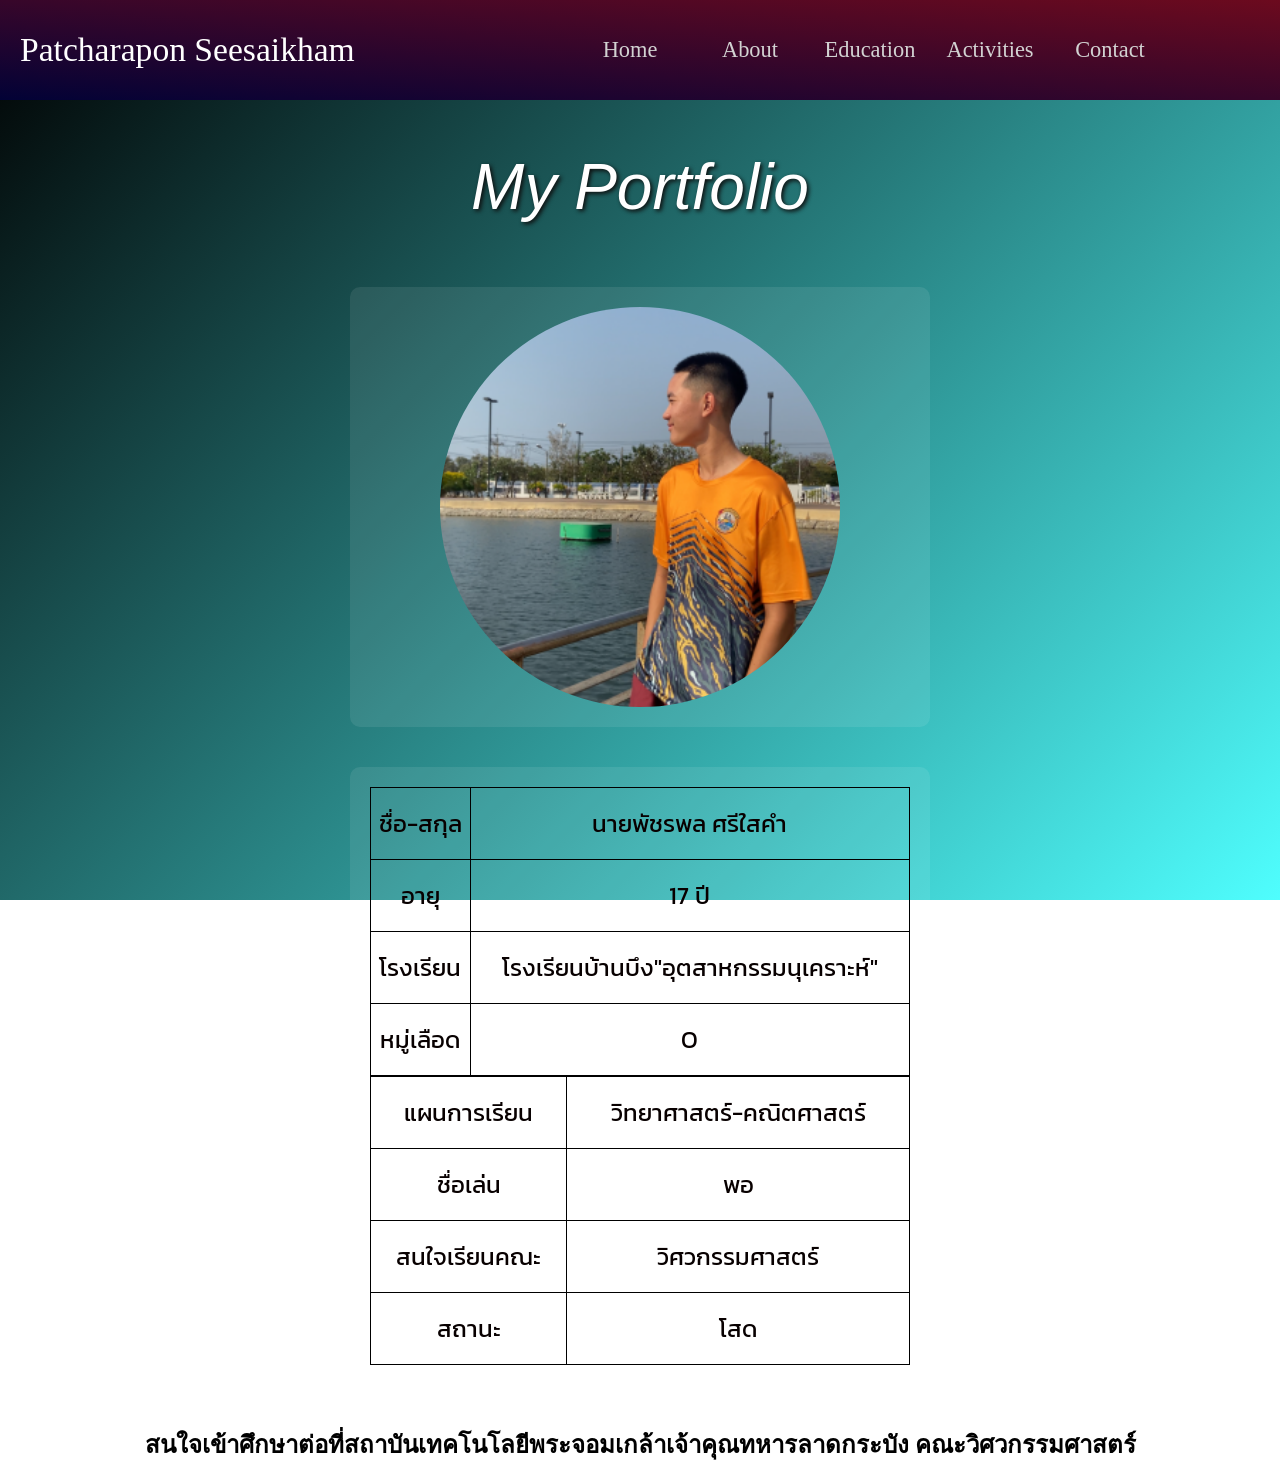
<file: index.html>
<!DOCTYPE html>
    <html lang="en">
    <head>
        <meta charset="UTF-8">
        <meta name="viewport" content="width=device-width, initial-scale=1.0">
        <title>Home</title>
        <link rel="stylesheet" href="style.css">
        <link href="https://fonts.googleapis.com/css2?family=Kanit:wght@200;400;600&display=swap" rel="stylesheet">
    </head>
    <body  class="index">
        <nav>
            <div class="box1">Patcharapon Seesaikham</div>
            <a href="index.html" class="box">Home</a>
            <a href="about.html" class="box">About</a>
            <a href="education.html" class="box">Education</a>
            <a href="activities.html" class="box">Activities</a>
            <a href="contact.html" class="box">Contact</a>
        </nav>
        <main>
            <h1 class="header">My Portfolio</h1>
        </main>
        <section>
            <div class="card">
                <img src="profile.png" id="profile-image" alt="Profile Image">
            </div>
            <div class="card">
                <table>
                    <tr>
                        <td>ชื่อ-สกุล</td>
                        <td>นายพัชรพล ศรีใสคำ</td>
                    </tr>
                     <tr>
                        <td>อายุ</td>
                        <td>17 ปี</td>
                    </tr>
                     <tr>
                        <td>โรงเรียน</td>
                        <td>โรงเรียนบ้านบึง"อุตสาหกรรมนุเคราะห์"</td>
                    </tr>
                    <tr>
                        <td>หมู่เลือด</td>
                        <td>O</td>
                    </tr>
                    </table>
                    <table>
                    <tr>
                        <td>แผนการเรียน</td>
                        <td>วิทยาศาสตร์-คณิตศาสตร์</td>
                    </tr>
                     <tr>
                        <td>ชื่อเล่น</td>
                        <td>พอ</td>
                    </tr>
                     <tr>
                        <td>สนใจเรียนคณะ</td>
                        <td>วิศวกรรมศาสตร์</td>
                    </tr>
                    <tr>
                        <td>สถานะ</td>
                        <td>โสด</td>
                    </tr>
                    </table>
            </div>
            <h1>
                สนใจเข้าศึกษาต่อที่สถาบันเทคโนโลยีพระจอมเกล้าเจ้าคุณทหารลาดกระบัง คณะวิศวกรรมศาสตร์
            </h1>
            <!-- <div class="card">
                <table>
                    <tr>
                        <td>แผนการเรียน</td>
                        <td>วิทยาศาสตร์-คณิตศาสตร์</td>
                    </tr>
                     <tr>
                        <td>ชื่อเล่น</td>
                        <td>พอ</td>
                    </tr>
                     <tr>
                        <td>สนใจเรียนคณะ</td>
                        <td>วิศวกรรมศาสตร์</td>
                    </tr>
                    <tr>
                        <td>สถานะ</td>
                        <td>โสด</td>
                    </tr>
                    </table>
            </div> -->
        </section>
    </body>
    </html>
</file>
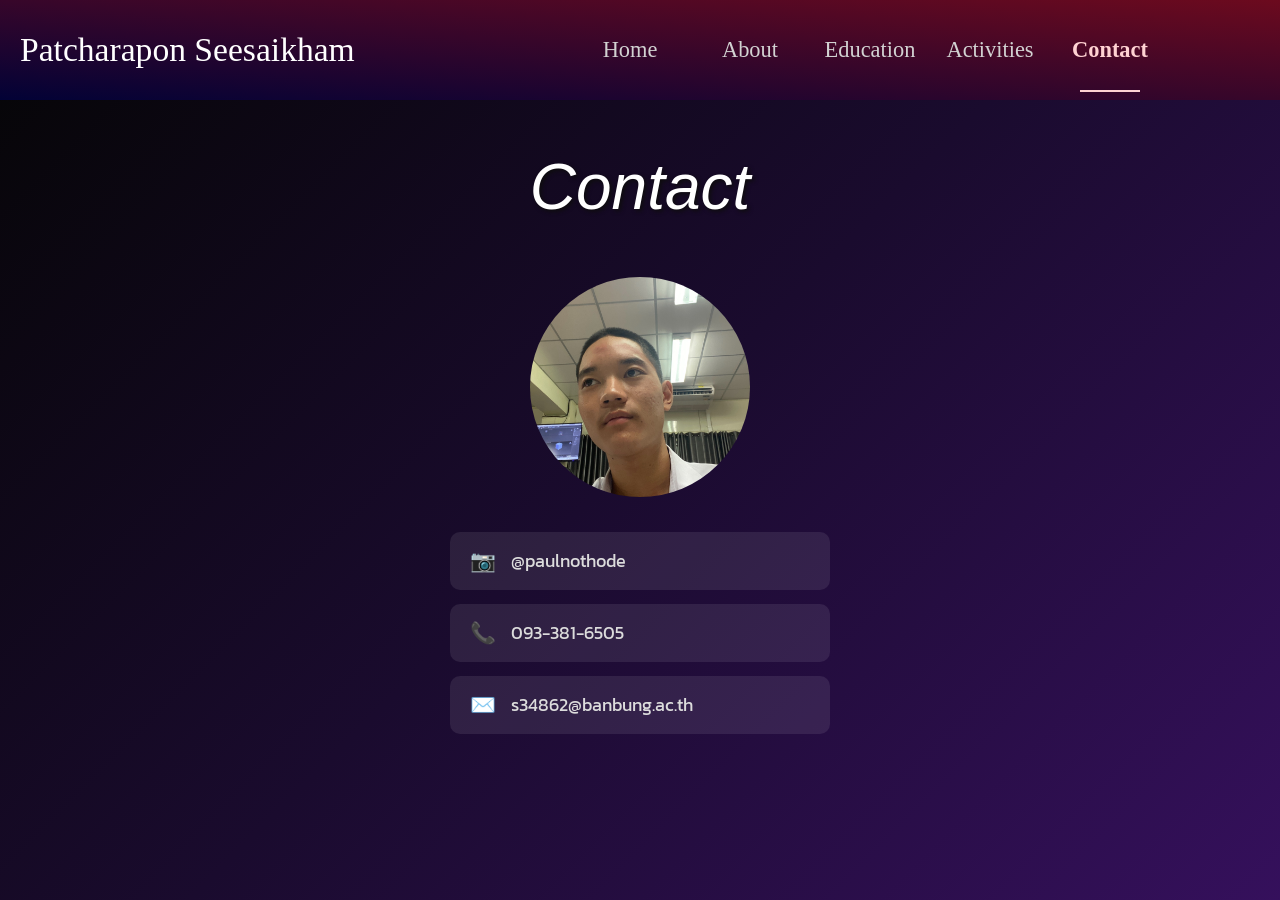
<file: contact.html>
<!DOCTYPE html>
<html lang="th">
<head>
    <meta charset="UTF-8">
    <meta name="viewport" content="width=device-width, initial-scale=1.0">
    <title>Contact</title>
    <link rel="stylesheet" href="style.css">
    <link href="https://fonts.googleapis.com/css2?family=Kanit:wght@200;400;600&display=swap" rel="stylesheet">
</head>
<body class="about">
    <nav>
        <div class="box1">Patcharapon Seesaikham</div>
        <a href="index.html" class="box">Home</a>
        <a href="about.html" class="box">About</a>
        <a href="education.html" class="box">Education</a>
        <a href="activities.html" class="box">Activities</a>
        <a href="contact.html" class="box active">Contact</a>
    </nav>
    <main>
        <h1 class="header">Contact</h1>
    </main>

    <div class="contact-wrap">
        <div class="contact-photo">
            <!-- ใส่รูปหน้าตรงนี้ -->
            <!-- ตัวอย่าง: <img src="face.jpg" alt="Patcharapon Seesaikham"> -->
            <img src="pic.PNG" alt="Patcharapon Seesaikham"> 
        </div>

        <ul class="contact-list">
            <li>
                <span class="contact-icon">📷</span>
                <a href="https://instagram.com/paulnothode" target="_blank" rel="noopener">@paulnothode</a>
            </li>
            <li>
                <span class="contact-icon">📞</span>
                <a href="tel:0933816505">093-381-6505</a>
            </li>
            <li>
                <span class="contact-icon">✉️</span>
                <a href="mailto:s34862@banbung.ac.th">s34862@banbung.ac.th</a>
            </li>
        </ul>
    </div>
</body>
</html>
</file>
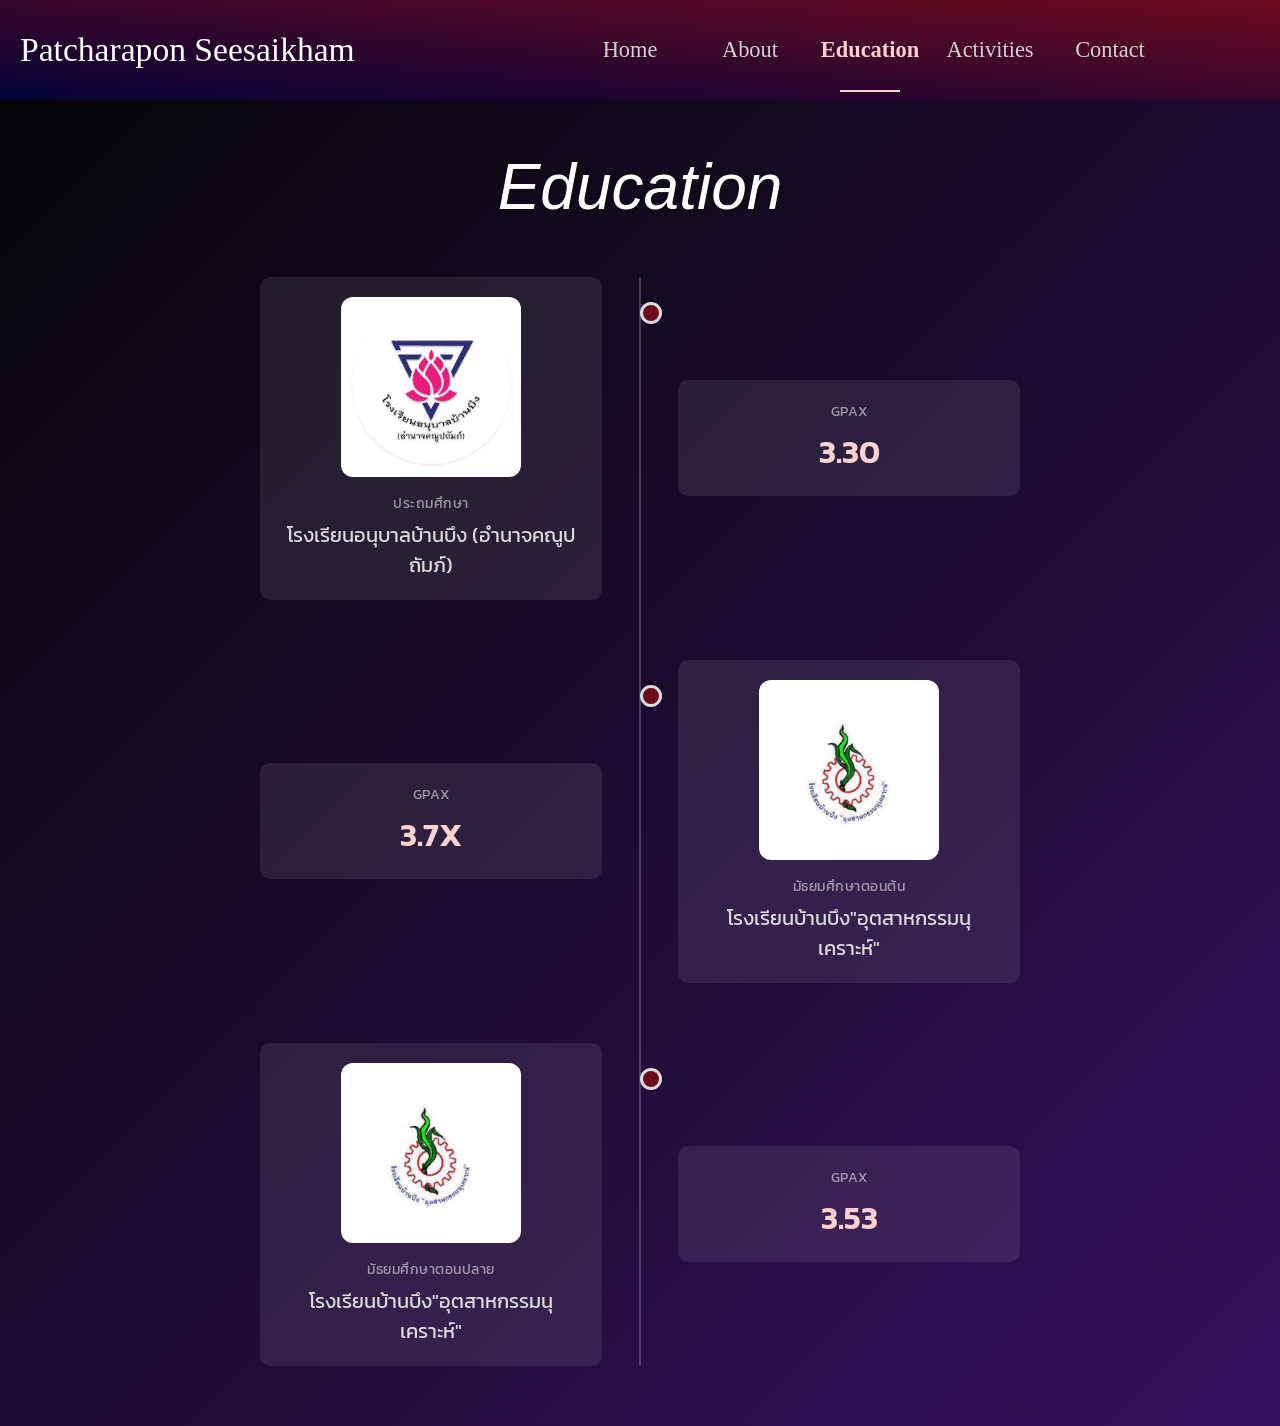
<file: education.html>
<!DOCTYPE html>
<html lang="th">
<head>
    <meta charset="UTF-8">
    <meta name="viewport" content="width=device-width, initial-scale=1.0">
    <title>Education</title>
    <link rel="stylesheet" href="style.css">
    <link href="https://fonts.googleapis.com/css2?family=Kanit:wght@200;400;600&display=swap" rel="stylesheet">
</head>
<body class="about">
    <nav>
        <div class="box1">Patcharapon Seesaikham</div>
        <a href="index.html" class="box">Home</a>
        <a href="about.html" class="box">About</a>
        <a href="education.html" class="box active">Education</a>
        <a href="activities.html" class="box">Activities</a>
        <a href="contact.html" class="box">Contact</a>
    </nav>
    <main>
        <h1 class="header">Education</h1>
    </main>

    <div class="timeline">
        <div class="timeline-item">
            <div class="timeline-dot"></div>
            <div class="timeline-card">
                <div class="timeline-img">
                    <img src="school.jpg" alt="โรงเรียนประถม">
                </div>
                <div class="timeline-level">ประถมศึกษา</div>
                <p class="timeline-school">โรงเรียนอนุบาลบ้านบึง (อํานาจคณูปถัมภ์)</p>
            </div>
            <div class="timeline-gpax">
                <div class="gpax-label">GPAX</div>
                <div class="gpax-value">3.30</div>
            </div>
        </div>

        <div class="timeline-item">
            <div class="timeline-dot"></div>
            <div class="timeline-card">
                <div class="timeline-img">
                    <img src="bbu.jpg" alt="โรงเรียนมัธยมต้น">
                </div>
                <div class="timeline-level">มัธยมศึกษาตอนต้น</div>
                <p class="timeline-school">โรงเรียนบ้านบึง"อุตสาหกรรมนุเคราะห์"<!-- ใส่ชื่อโรงเรียนมัธยมต้น --></p>
            </div>
            <div class="timeline-gpax">
                <div class="gpax-label">GPAX</div>
                <div class="gpax-value">3.7X</div>
            </div>
        </div>

        <div class="timeline-item">
            <div class="timeline-dot"></div>
            <div class="timeline-card">
                <div class="timeline-img">
                    <img src="bbu.jpg" alt="โรงเรียนมัธยมปลาย">
                </div>
                <div class="timeline-level">มัธยมศึกษาตอนปลาย</div>
                <p class="timeline-school">โรงเรียนบ้านบึง"อุตสาหกรรมนุเคราะห์"<!-- ใส่ชื่อโรงเรียนมัธยมปลาย --></p>
            </div>
            <div class="timeline-gpax">
                <div class="gpax-label">GPAX</div>
                <div class="gpax-value">3.53</div>
            </div>
        </div>
    </div>
</body>
</html>
</file>
<file: style.css>
body {

    margin: 0;
    height: auto;
    background-attachment: fixed;
    background-size: cover;
    background-repeat: no-repeat;
    min-height: 100vh;
}
.index{
    background-image: linear-gradient(315deg, rgb(79, 254, 254) 0%, rgb(0, 0, 0));
}
.about{
    min-height: 100vh;
    background: linear-gradient(135deg, #050505, #1a0b2e, #35105c);
}

a ,h1,h2,p{
    animation: fadeIn 0.5s ease-in-out;
}

nav{
    /* background-color:rgb(2, 2, 48); */
    background-image: linear-gradient(to right top, rgb(2, 2, 54) 0%, rgb(108, 10, 30));
    height: 100px;
    display: flex;
    justify-content: center;
    align-items: center;
    padding-right: 100px;
    position: sticky;
    top: 0;
    z-index: 1000;
    font-size: 1.4em;
    flex-wrap: wrap;
    animation: navDrop 0.6s ease both;
}
.box{
    width: 100px;
    height: 100px;
    /* background-color: rgb(2, 2, 48); */
    text-align: center;
    display: flex;
    justify-content: center;
    align-items: center;
    position: relative;
    color: rgb(210, 210, 210);
    text-decoration: none;  
    padding: 10px;
    margin-right: 20px;
    box-sizing: border-box;
    transition: all 0.4s ease;
    overflow: hidden;
}
.box1{
    height: 100%;
    justify-content: center;
    align-items: center;
    display: flex;
    color:white;
    width: auto;
    font-size:1.5em;
    margin-right: auto;
    padding-left: 20px;
}

.box::after{
    content: '';
    position: absolute;
    bottom: 8px;
    left: 50%;
    width: 0%;
    height: 2px;
    background-color: currentColor;
    transition: all 0.35s ease;
    transform: translateX(-50%);
}

.box:hover{
    color:rgb(0, 0, 0);
    background-color: rgb(255, 255, 255);
    flex-grow: 0.2;
    font-size: 1.6em;
    transform: translateY(-3px);
}

.box.active{
    color: rgb(255, 210, 210);
    font-weight: 600;
}
.box.active::after{
    width: 60%;
    background-color: rgb(255, 210, 210);
}


main{
    display: flex;
    justify-content: center;
    align-items: center;
    flex-direction: column;
}

.header{
    text-align: center;
    font-family:sans-serif;
    color: rgb(255, 255, 255);
    text-shadow: 2px 2px 4px rgb(14, 13, 13);
    font-weight: 200;
    font-style: italic;
    font-size: 4em;
    margin-top: 50px;
    animation: fadeInUp 0.7s ease both;
}

section{
    display: flex;
    justify-content: space-around;
    align-items: center;
    flex-direction: row;
    flex-wrap: wrap;
    margin-top:0;
    height: auto;
    max-width: 1200px;
    margin-left: auto;
    margin-right: auto;
    padding: 0 20px;
    box-sizing: border-box;
}
.card{
    display: flex; 
    height: 100%;
    background-color: rgba(252, 252, 252, 0.085);
    border-radius: 10px;
    padding: 20px;
    flex-direction: column;
    justify-content: center;
    align-items: center;
    width: 50%;
    margin: 20px;
    box-sizing: border-box;
    transition: transform 0.35s ease, box-shadow 0.35s ease;
    animation: fadeInUp 0.7s ease both;
}
.card:hover{
    transform: translateY(-6px);
    box-shadow: 0 12px 30px rgba(0, 0, 0, 0.35);
}
.card:nth-of-type(2){
    animation-delay: 0.15s;
}
table{
    width: 100%;
    border-radius: 10px;
    border-collapse: collapse;
    text-align: center;
    font-family: 'Kanit', sans-serif;
    color:rgb(8, 0, 0);
    font-size: 1.5em;
}
tr{
    border-radius: 10px;
    height: 3em;
    border: 1px solid rgb(0, 0, 0);
}
td{
    border-radius: 10px;
    border: 1px solid rgb(0, 0, 0);
}

#profile-image{
    width: 400px;
    height: 400px;
    border-radius: 50%;
    object-fit: cover;
    transition: transform 0.4s ease;
    animation: popIn 0.8s ease both;
}
#profile-image:hover{
    transform: scale(1.04) rotate(1deg);
}

@keyframes fadeIn {
    0%{
        opacity: 0;
    }
    100%{
        opacity: 1;
    }
}

@keyframes fadeInUp {
    0%{
        opacity: 0;
        transform: translateY(24px);
    }
    100%{
        opacity: 1;
        transform: translateY(0);
    }
}

@keyframes popIn {
    0%{
        opacity: 0;
        transform: scale(0.85);
    }
    100%{
        opacity: 1;
        transform: scale(1);
    }
}

@keyframes navDrop {
    0%{
        opacity: 0;
        transform: translateY(-20px);
    }
    100%{
        opacity: 1;
        transform: translateY(0);
    }
}

@keyframes slideInLeft {
    0%{
        opacity: 0;
        transform: translateX(-40px);
    }
    100%{
        opacity: 1;
        transform: translateX(0);
    }
}

@keyframes slideInRight {
    0%{
        opacity: 0;
        transform: translateX(40px);
    }
    100%{
        opacity: 1;
        transform: translateX(0);
    }
}


    

/* ============================================= */
/* ===== About page ===== */
/* ============================================= */
.about-content{
    max-width: 900px;
    margin: 0 auto;
    padding: 0 20px 60px;
    display: flex;
    flex-direction: column;
    align-items: center;
    box-sizing: border-box;
}
.sop-card{
    background-color: rgba(252, 252, 252, 0.085);
    border-radius: 10px;
    padding: 30px;
    margin: 10px auto 40px;
    max-width: 800px;
    width: 100%;
    box-sizing: border-box;
    font-family: 'Kanit', sans-serif;
    line-height: 1.9;
    color: rgb(220, 220, 220);
    font-size: 1.1em;
    animation: fadeInUp 0.7s ease both;
}
.hobby-grid{
    display: flex;
    flex-direction: column;
    align-items: center;
    gap: 20px;
    width: 100%;
}
.hobby-card{
    background-color: rgba(252, 252, 252, 0.085);
    border-radius: 10px;
    padding: 20px 25px;
    width: 100%;
    max-width: 500px;
    box-sizing: border-box;
    display: flex;
    flex-direction: row;
    align-items: center;
    gap: 20px;
    text-align: left;
    font-family: 'Kanit', sans-serif;
    color: rgb(220, 220, 220);
    transition: all 0.4s ease;
    animation: slideInLeft 0.6s ease both;
}
.hobby-grid .hobby-card:nth-child(1){ animation-delay: 0.05s; }
.hobby-grid .hobby-card:nth-child(2){ animation-delay: 0.15s; }
.hobby-grid .hobby-card:nth-child(3){ animation-delay: 0.25s; }
.hobby-grid .hobby-card:nth-child(4){ animation-delay: 0.35s; }
.hobby-grid .hobby-card:nth-child(5){ animation-delay: 0.45s; }
.hobby-card:hover{
    background-color: rgba(252, 252, 252, 0.18);
    transform: translateX(-6px);
}
.hobby-icon{
    font-size: 2.4em;
    margin-bottom: 0;
    flex-shrink: 0;
    transition: transform 0.4s ease;
}
.hobby-card:hover .hobby-icon{
    transform: scale(1.2) rotate(-8deg);
}
.hobby-card p{
    margin: 0;
    font-size: 1.5em;
    flex-shrink: 0;
}
.hobby-img{
    width: 220px;
    height: 140px;
    max-width: none;
    margin-top: 0;
    margin-left: auto;
    object-fit: fill;
    border-radius: 12px;
    cursor: pointer;
    transition: transform 0.2s ease;
    flex-shrink: 0;
}
.hobby-img:hover{
    transform: scale(1.05);
}

/* ============================================= */
/* ===== Education page (timeline) ===== */
/* ============================================= */
.timeline{
    position: relative;
    max-width: 800px;
    margin: 10px auto 60px;
    padding: 0 20px;
    box-sizing: border-box;
}
.timeline::before{
    content: '';
    position: absolute;
    left: 50%;
    top: 0;
    bottom: 0;
    width: 2px;
    background: rgba(255, 255, 255, 0.2);
    transform: translateX(-50%);
}
.timeline-item{
    position: relative;
    display: flex;
    justify-content: space-between;
    align-items: center;
    margin-bottom: 60px;
}
.timeline-item:last-child{
    margin-bottom: 0;
}
.timeline-item .timeline-card{
    animation: slideInLeft 0.6s ease both;
}
.timeline-item .timeline-gpax{
    animation: slideInRight 0.6s ease both;
}
.timeline-item:nth-child(even) .timeline-card{
    animation-name: slideInRight;
}
.timeline-item:nth-child(even) .timeline-gpax{
    animation-name: slideInLeft;
}
.timeline-item:nth-child(1) .timeline-card,
.timeline-item:nth-child(1) .timeline-gpax{ animation-delay: 0.05s; }
.timeline-item:nth-child(2) .timeline-card,
.timeline-item:nth-child(2) .timeline-gpax{ animation-delay: 0.2s; }
.timeline-item:nth-child(3) .timeline-card,
.timeline-item:nth-child(3) .timeline-gpax{ animation-delay: 0.35s; }
.timeline-dot{
    position: absolute;
    left: 50%;
    top: 25px;
    width: 16px;
    height: 16px;
    border-radius: 50%;
    background: rgb(108, 10, 30);
    border: 3px solid rgb(220, 220, 220);
    transform: translateX(-50%);
    animation: popIn 0.5s ease both;
}
.timeline-card{
    background-color: rgba(252, 252, 252, 0.085);
    border-radius: 10px;
    padding: 20px;
    width: 45%;
    font-family: 'Kanit', sans-serif;
    color: rgb(220, 220, 220);
    text-align: center;
    box-sizing: border-box;
    transition: transform 0.35s ease, box-shadow 0.35s ease;
}
.timeline-card:hover{
    transform: translateY(-4px);
    box-shadow: 0 10px 24px rgba(0, 0, 0, 0.3);
}
.timeline-card,
.timeline-gpax{
    width: 45%;
}
.timeline-item:nth-child(even) .timeline-card{
    order: 2;
}   
.timeline-item:nth-child(even) .timeline-gpax{
    order: 1;
}
.timeline-gpax{
    background-color: rgba(252, 252, 252, 0.085);
    border-radius: 10px;
    padding: 20px;
    font-family: 'Kanit', sans-serif;
    color: rgb(220, 220, 220);
    text-align: center;
    box-sizing: border-box;
}
.timeline-gpax .gpax-label{
    font-size: 0.9em;
    letter-spacing: 0.5px;
    color: rgba(255, 255, 255, 0.55);
    margin-bottom: 6px;
}
.timeline-gpax .gpax-value{
    font-size: 2em;
    font-weight: 600;
    color: rgb(255, 210, 210);
}

.timeline-img{
    width: 180px;
    height: 180px;
    border-radius: 12px;
    background-color: rgba(255, 255, 255, 0.08);
    display: flex;
    align-items: center;
    justify-content: center;
    margin: 0 auto 15px;
    color: rgba(255, 255, 255, 0.4);
    overflow: hidden;
}
.timeline-img img{
    width: 100%;
    height: 100%;
    object-fit: cover;
    transition: transform 0.4s ease;
}
.timeline-card:hover .timeline-img img{
    transform: scale(1.08);
}
.timeline-level{
    font-size: 0.9em;
    letter-spacing: 0.5px;
    color: rgba(255, 255, 255, 0.55);
    margin-bottom: 6px;
}
.timeline-school{
    font-size: 1.25em;
    margin: 0;
    min-height: 1.5em;
}

/* ============================================= */
/* ===== Activities page (tag list) ===== */
/* ============================================= */
.tag-list{
    max-width: 700px;
    margin: 10px auto 60px;
    padding: 0 20px;
    display: flex;
    flex-direction: column;
    gap: 16px;
    box-sizing: border-box;
}
.tag-item{
    background-color: rgba(252, 252, 252, 0.085);
    border-radius: 10px;
    padding: 18px 22px;
    display: flex;
    align-items: center;
    gap: 20px;
    transition: all 0.4s ease;
    animation: fadeInUp 0.6s ease both;
}
.tag-list .tag-item:nth-child(1){ animation-delay: 0.05s; }
.tag-list .tag-item:nth-child(2){ animation-delay: 0.12s; }
.tag-list .tag-item:nth-child(3){ animation-delay: 0.19s; }
.tag-list .tag-item:nth-child(4){ animation-delay: 0.26s; }
.tag-list .tag-item:nth-child(5){ animation-delay: 0.33s; }
.tag-list .tag-item:nth-child(6){ animation-delay: 0.4s; }
.tag-list .tag-item:nth-child(7){ animation-delay: 0.47s; }
.tag-list .tag-item:nth-child(8){ animation-delay: 0.54s; }
.tag-item:hover{
    background-color: rgba(252, 252, 252, 0.16);
    transform: translateX(6px);
}
.tag-thumb{
    
    width: 450px;
    height: 300px;
    flex-shrink: 0;
    border-radius: 8px;
    background-color: rgba(255, 255, 255, 0.08);
    display: flex;
    align-items: center;
    justify-content: center;
    color: rgba(255, 255, 255, 0.4);
    font-size: 0.85em;
    overflow: hidden;
    position: relative;
}
.tag-thumb img{
    width: 100%;
    height: 100%;
    object-fit: cover;
    cursor: zoom-in;
    transition: transform 0.2s ease;
}
.tag-thumb img:hover{
    transform: scale(1.03);
}
.tag-detail h3{
    margin: 0 0 6px;
    font-family: 'Kanit', sans-serif;
    color: rgb(230, 230, 230);
    font-size: 1.2em;
    min-height: 1.2em;
}
.tag-detail p{
    margin: 0;
    font-family: 'Kanit', sans-serif;
    color: rgba(255, 255, 255, 0.6);
    font-size: 0.95em;
    min-height: 1.1em;
}

/* ============================================= */
/* ===== Contact page ===== */
/* ============================================= */
.contact-wrap{
    display: flex;
    flex-direction: column;
    align-items: center;
    padding: 10px 20px 60px;
    box-sizing: border-box;
}
.contact-photo{
    width: 220px;
    height: 220px;
    border-radius: 50%;
    background-color: rgba(255, 255, 255, 0.08);
    margin-bottom: 35px;
    display: flex;
    align-items: center;
    justify-content: center;
    color: rgba(255, 255, 255, 0.4);
    overflow: hidden;
    animation: popIn 0.7s ease both;
}
.contact-photo img{
    width: 100%;
    height: 100%;
    object-fit: cover;
}
.contact-list{
    list-style: none;
    margin: 0;
    padding: 0;
    width: 100%;
    max-width: 380px;
    display: flex;
    flex-direction: column;
    gap: 14px;
}
.contact-list li{
    background-color: rgba(252, 252, 252, 0.085);
    border-radius: 10px;
    padding: 16px 20px;
    display: flex;
    align-items: center;
    gap: 15px;
    transition: all 0.4s ease;
    animation: fadeInUp 0.6s ease both;
}
.contact-list li:nth-child(1){ animation-delay: 0.1s; }
.contact-list li:nth-child(2){ animation-delay: 0.2s; }
.contact-list li:nth-child(3){ animation-delay: 0.3s; }
.contact-list li:hover{
    background-color: rgba(252, 252, 252, 0.16);
    transform: translateX(6px);
}
.contact-icon{
    font-size: 1.3em;
}
.contact-list a{
    font-family: 'Kanit', sans-serif;
    color: rgb(220, 220, 220);
    text-decoration: none;
    font-size: 1.1em;
    transition: color 0.3s ease;
}
.contact-list a:hover{
    color: rgb(255, 170, 170);
}

/* ============================================= */
/* ===== Lightbox ===== */
/* ============================================= */
.lightbox-overlay {
    display: none;
    position: fixed;
    top: 0; left: 0;
    width: 100%; height: 100%;
    background: rgba(0, 0, 0, 0.85);
    z-index: 999;
    justify-content: center;
    align-items: center;
    flex-direction: column;
    cursor: zoom-out;
}

.lightbox-overlay.active {
    display: flex;
    animation: fadeIn 0.25s ease;
}

.lightbox-img {
    max-width: 90%;
    max-height: 75vh;
    margin-top: 100px;
    border-radius: 8px;
    cursor: default;
    animation: popIn 0.3s ease both;
}

.lightbox-caption {
    color: #fff;
    margin-top: 12px;
    font-family: 'Kanit', sans-serif;
}

.lightbox-close {
    position: absolute;
    top: 20px; right: 30px;
    color: #fff;
    font-size: 40px;
    cursor: pointer;
    transition: transform 0.3s ease;
}
.lightbox-close:hover{
    transform: rotate(90deg);
}

/* ============================================= */
/* ===== Responsive ===== */
/* ============================================= */

/* Tablet */
@media screen and (max-width: 900px){
    .header{
        font-size: 3em;
        margin-top: 35px;
    }
    section{
        flex-direction: column;
        padding: 0 16px;
    }
    .card{
        width: 90%;
        margin: 12px 0;
    }
    #profile-image{
        width: 260px;
        height: 260px;
    }
    table{
        font-size: 1.2em;
    }
    .tag-thumb{
        width: 260px;
        height: 180px;
    }
}

/* Mobile */
@media screen and (max-width: 600px){
    nav{
        height: auto;
        padding-right: 10px;
        flex-wrap: wrap;
        padding-bottom: 8px;
    }
    .box{
        width: 50px;
        gap: 10px;
        font-size: 12px;
        height: 50px;
        margin-right: 4px;
    }
    .box:hover{
        flex-grow: 0;
        font-size: 12px;
    }
    .box1{
        font-size: 1em;
        padding-left: 10px;
        width: 100%;
        justify-content: flex-start;
        padding-bottom: 6px;
    }
    .header{
        font-size: 2.1em;
        margin-top: 25px;
        padding: 0 10px;
    }
    section{
        padding: 0 12px;
    }
    .card{
        width: 100%;
        padding: 14px;
        margin: 8px 0;
    }
    table{
        font-size: 1em;
    }
    #profile-image{
        width: 180px;
        height: 180px;
    }

    .sop-card{
        padding: 18px;
        font-size: 0.95em;
    }
    .hobby-card{
        width: 100%;
        flex-direction: column;
        text-align: center;
        padding: 16px;
    }
    .hobby-img{
        width: 100%;
        height: auto;
        aspect-ratio: 16 / 9;
        margin-left: 0;
        object-fit: cover;
    }

    .timeline{
        padding: 0 10px;
    }
    .timeline::before{
        left: 20px;
    }
    .timeline-dot{
        left: 20px;
    }
    .timeline-item{
        margin-bottom: 40px;
    }
    .timeline-card,
    .timeline-gpax{
        width: 100%;
    }
    .timeline-card{
        margin-left: 45px !important;
        margin-right: 0 !important;
    }
    .timeline-item:nth-child(even) .timeline-card{
        order: initial;
    }
    .timeline-item:nth-child(even) .timeline-gpax{
        order: initial;
        display: none;
    }
    .timeline-gpax{
        margin-left: 45px;
        margin-top: 10px;
        display: none;
    }
    .timeline-img{
        width: 130px;
        height: 130px;
    }

    .tag-list{
        padding: 0 12px;
    }
    .tag-item{
        flex-direction: column;
        align-items: stretch;
        padding: 14px 16px;
        gap: 12px;
    }
    .tag-thumb{
        width: 100%;
        height: auto;
        aspect-ratio: 3 / 2;
    }
    .tag-detail{
        text-align: center;
    }

    .contact-photo{
        width: 150px;
        height: 150px;
    }
    .contact-list{
        max-width: 100%;
    }
}

/* Respect reduced-motion preference */
@media (prefers-reduced-motion: reduce){
    *{
        animation-duration: 0.001ms !important;
        animation-iteration-count: 1 !important;
        transition-duration: 0.001ms !important;
    }
}
</file>
